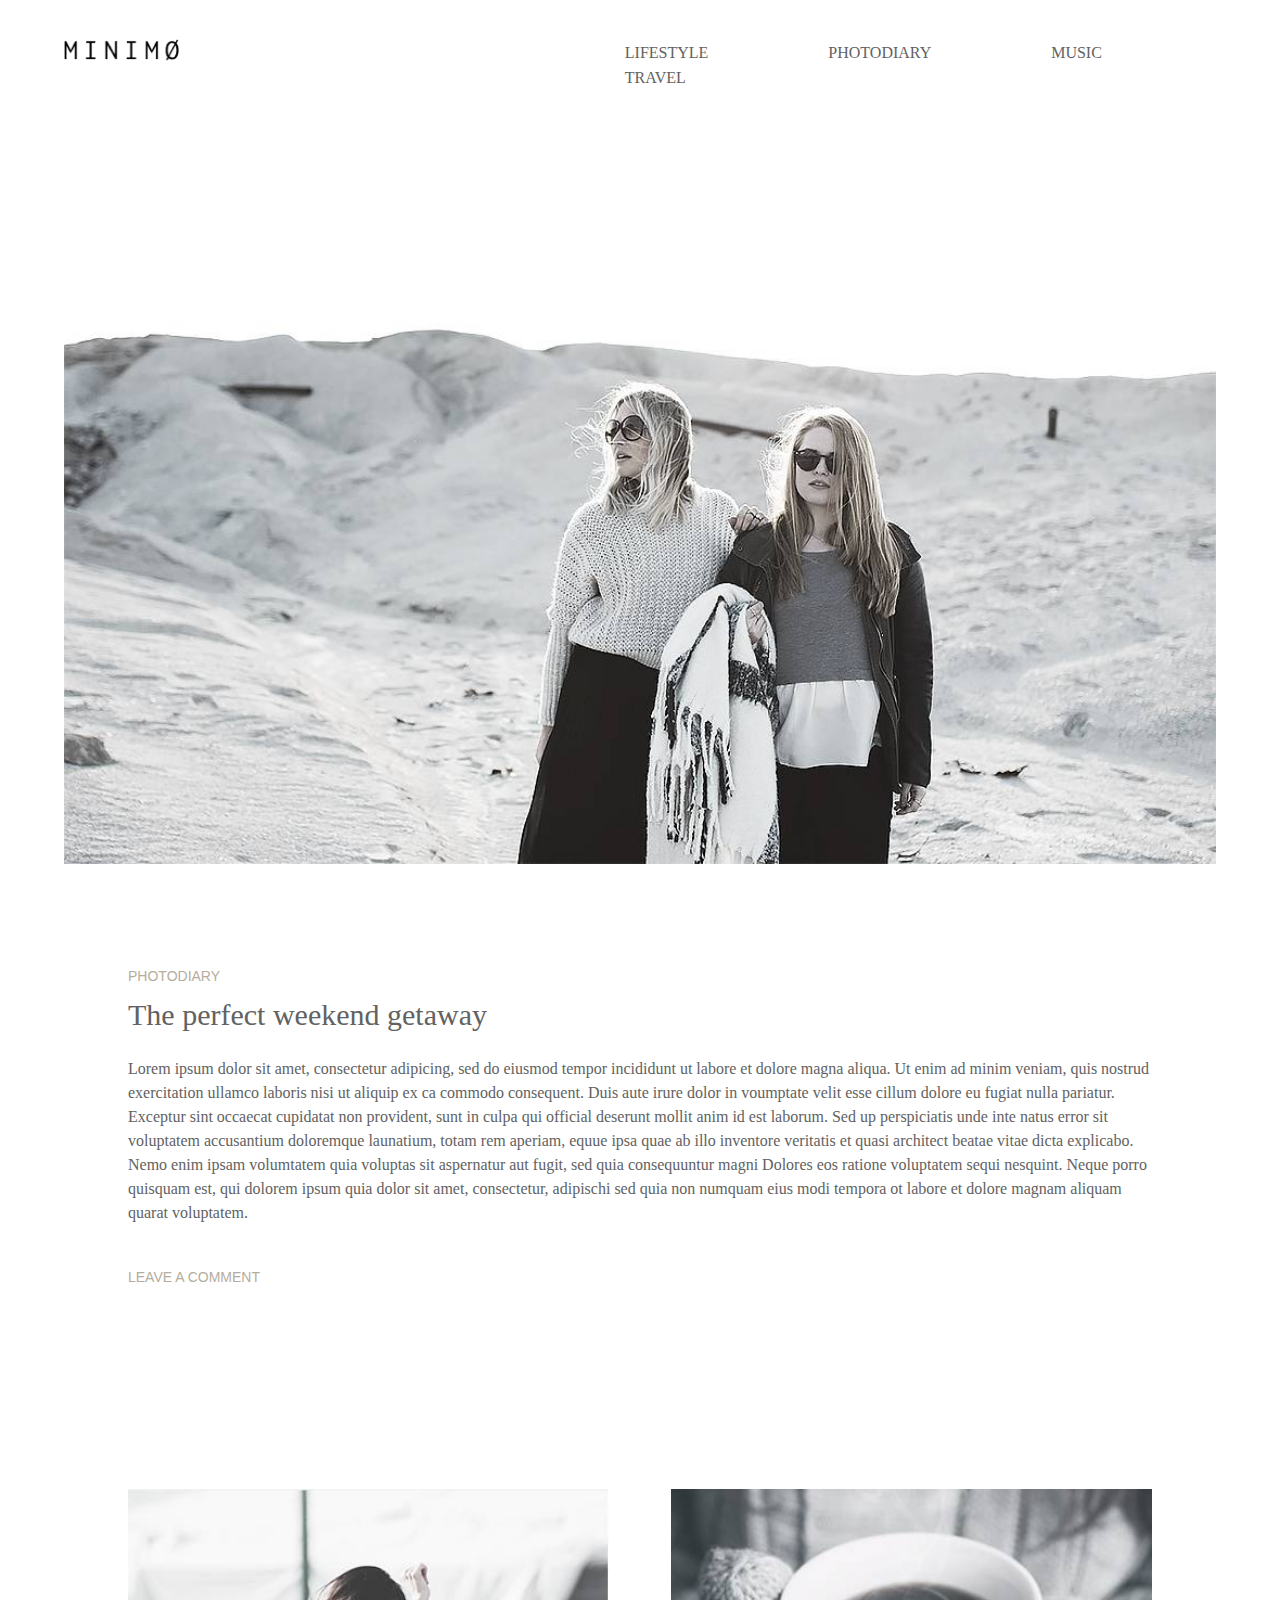
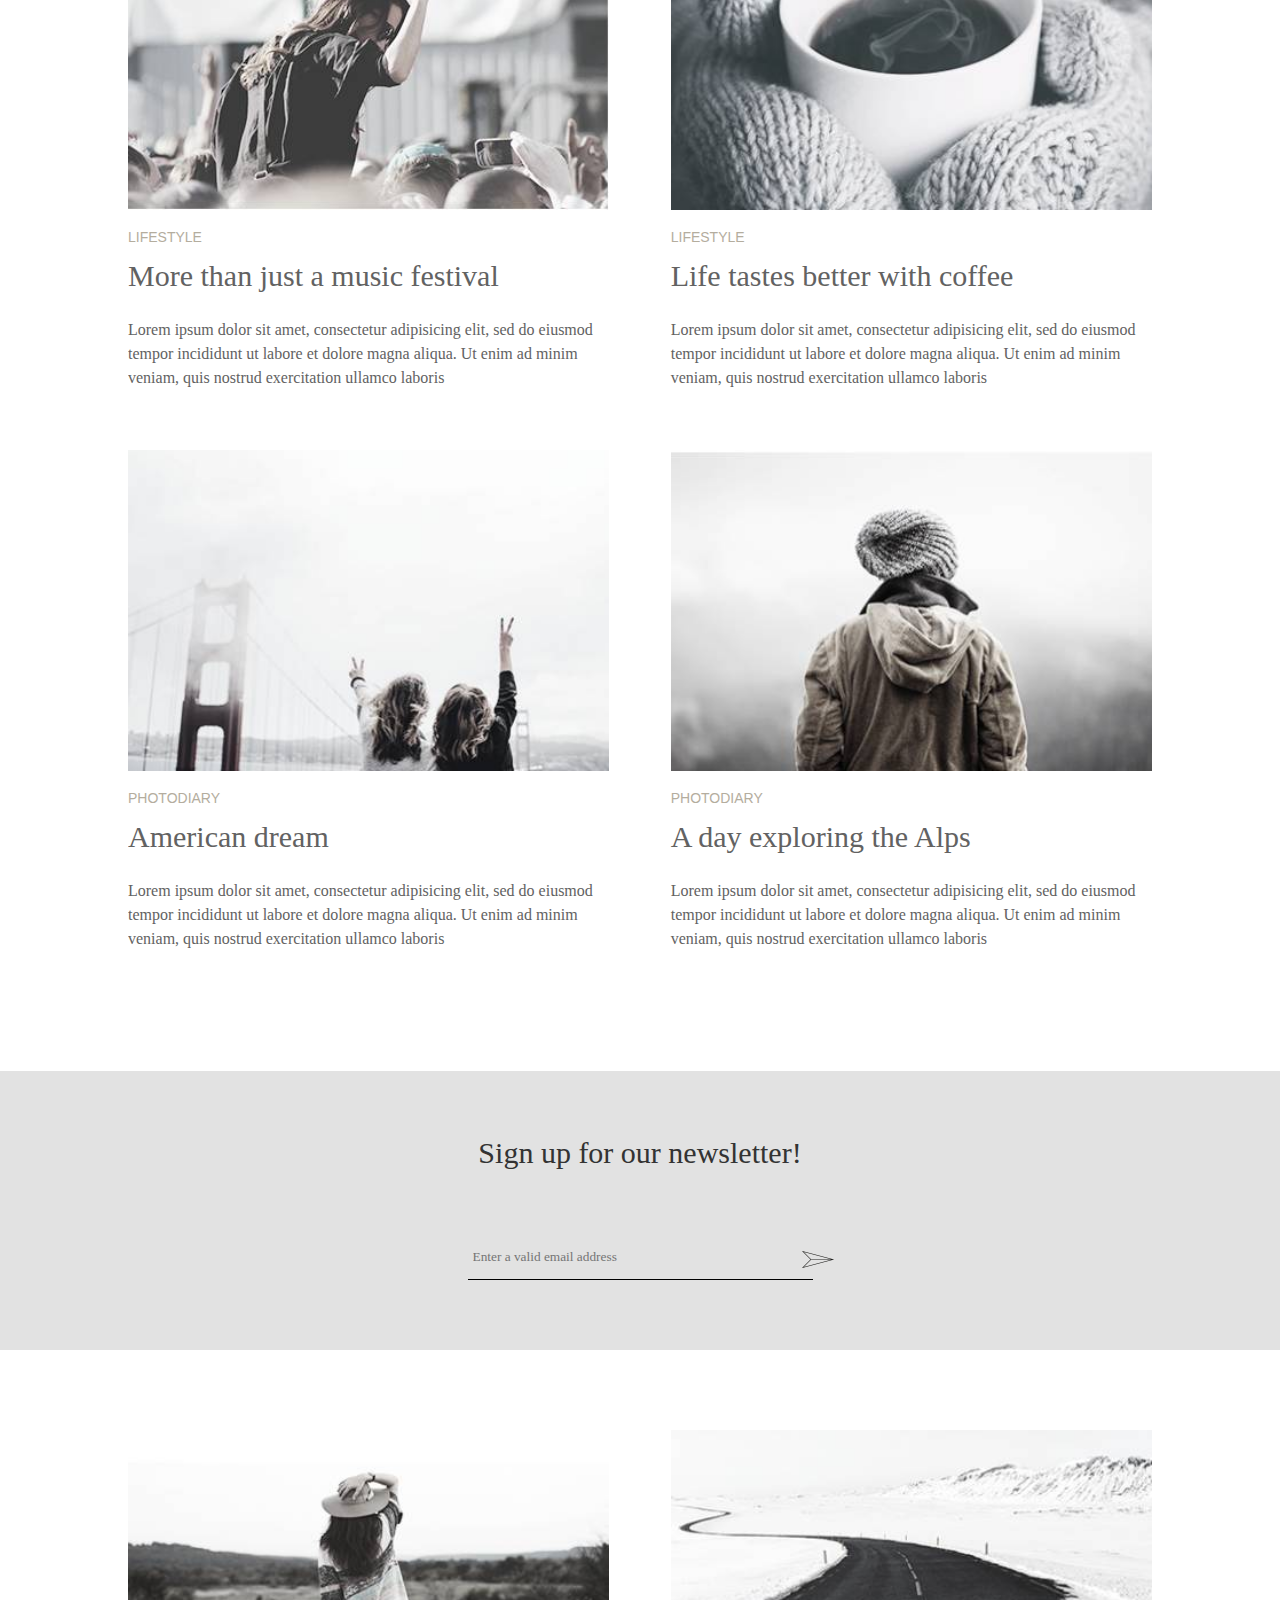
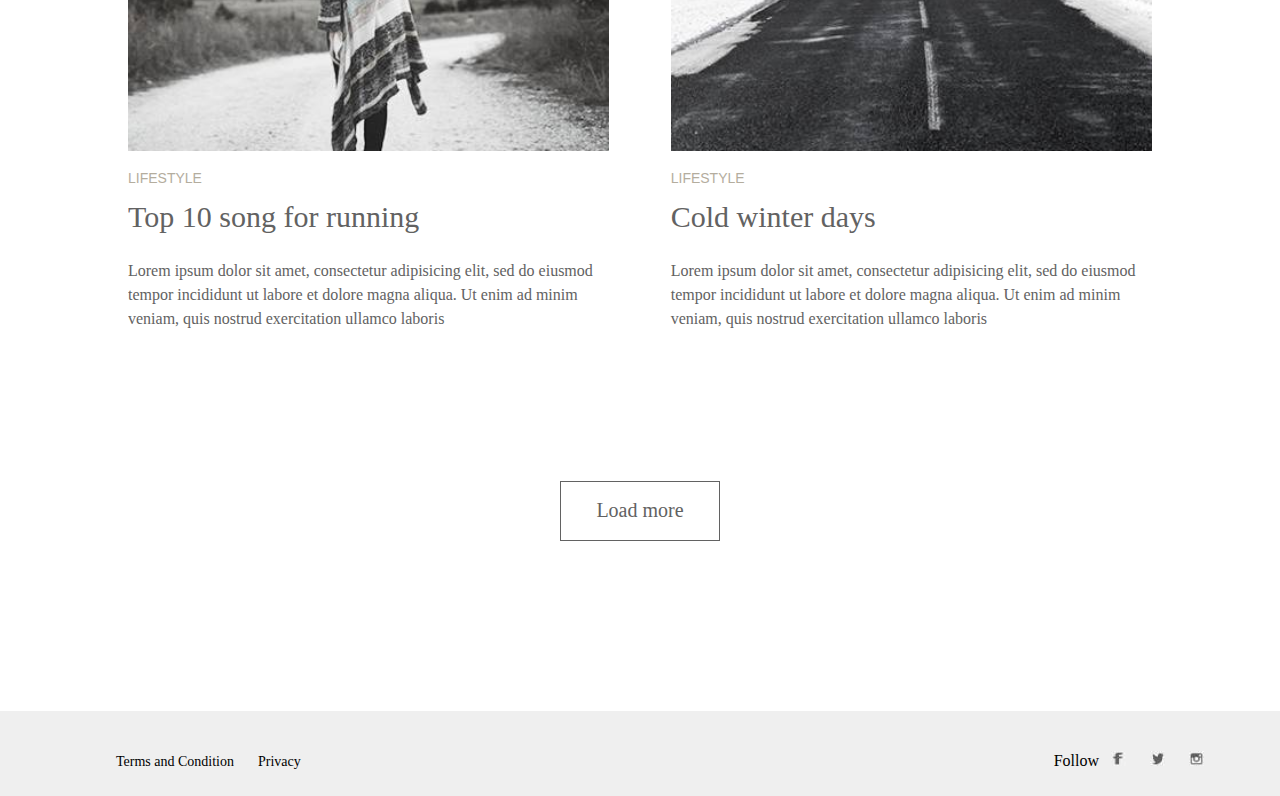
<file: index.html>
<!doctype.html>
	<html>
		<head>
			<meta charset="UTF-8">
			<meta name="viewpoint" content="width=device-width, initial-scale-1.0">
			<title>Minimo</title>

            <link rel="stylesheet" href="css/style.css">
          </head>
		<body>
			<!--header start-->
			<header>
				<div class="container">
					<div class="logo">
						<img src="images/logo.png" alt="minimo">
					</div>

						<nav class="menu">
							<ul>
								<li><a href="#">Lifestyle</a></li>
								<li><a href="#">photodiary</a></li>
								<li><a href="#">music</a></li>
								<li><a href="#">travel</a></li>
                </ul>
							</nav>
						</div>
				</header>
      <!--header end-->
      <!--banner start-->
      <section class="banner">
      	<div class="container">
      	<div class="b_content">
      		<img src="images/banner.jpg" alt="minimo">
      	</div>
      	</div>
       </section>
      <!--banner end-->

      <!--perfect start-->
      <section class="perfect">
      	<div class="container2">
      		<div class="p_content">
      			<p class="c_tag">photodiary</p>
      			<h1 class="c_title">The perfect weekend getaway</h1>
      			<p class="c_text mb_45">Lorem ipsum dolor sit amet, consectetur adipicing, sed do eiusmod tempor incididunt ut labore et dolore magna aliqua. Ut enim ad minim veniam, quis nostrud exercitation ullamco laboris nisi ut aliquip ex ca commodo consequent. Duis aute irure dolor in voumptate velit esse cillum dolore eu fugiat nulla pariatur. Exceptur sint occaecat cupidatat non provident, sunt in culpa qui official deserunt mollit anim id est laborum. Sed up perspiciatis unde inte natus error sit voluptatem accusantium doloremque launatium, totam rem aperiam, equue ipsa quae ab illo inventore veritatis et quasi architect beatae vitae dicta explicabo. Nemo enim ipsam volumtatem quia voluptas sit aspernatur aut fugit, sed quia consequuntur magni Dolores eos ratione voluptatem sequi nesquint. Neque porro quisquam est, qui dolorem ipsum quia dolor sit amet, consectetur, adipischi sed quia non numquam eius modi tempora ot labore et dolore magnam aliquam quarat voluptatem.</p>
      			<p class="c_tag">Leave a comment</p>
      			</div>
      		</div>
      	</section>
       <!--perfect end-->

       <!--blog start-->
       <section class="blog">
       	<div class="container2">
       		<div class="blog_content">


       			<!--single blog-->
       			<div class="s_blog">
       				<div class="s_image">
       					<img src="images/blog1.jpg" alt="minimo">
       					</div>
       					<p class="c_tag">Lifestyle</p>
       					<h2 class="c_title">More than just a music festival</h2>
       					<p class="c_text">Lorem ipsum dolor sit amet, consectetur adipisicing elit, sed do eiusmod tempor incididunt ut labore et dolore magna aliqua. Ut enim ad minim veniam, quis nostrud exercitation ullamco laboris</p>
       				</div>


       				<!--single blog-->
       			<div class="s_blog">
       				<div class="s_image">
       					<img src="images/blog2.jpg" alt="minimo">
       					</div>
       					<p class="c_tag">Lifestyle</p>
       					<h2 class="c_title">Life tastes better with coffee</h2>
       					<p class="c_text">Lorem ipsum dolor sit amet, consectetur adipisicing elit, sed do eiusmod tempor incididunt ut labore et dolore magna aliqua. Ut enim ad minim veniam, quis nostrud exercitation ullamco laboris</p>
       				</div>



       				<!--single blog-->
       			<div class="s_blog">
       				<div class="s_image">
       					<img src="images/blog3.jpg" alt="minimo">
       					</div>
       					<p class="c_tag">photodiary</p>
       					<h2 class="c_title">American dream</h2>
       					<p class="c_text">Lorem ipsum dolor sit amet, consectetur adipisicing elit, sed do eiusmod tempor incididunt ut labore et dolore magna aliqua. Ut enim ad minim veniam, quis nostrud exercitation ullamco laboris</p>
       				</div>


       				<!--single blog-->
       			<div class="s_blog">
       				<div class="s_image">
       					<img src="images/blog4.jpg" alt="minimo">
       					</div>
       					<p class="c_tag">photodiary</p>
       					<h2 class="c_title">A day exploring the Alps</h2>
       					<p class="c_text">Lorem ipsum dolor sit amet, consectetur adipisicing elit, sed do eiusmod tempor incididunt ut labore et dolore magna aliqua. Ut enim ad minim veniam, quis nostrud exercitation ullamco laboris</p>
       				</div>
       			</div>
       	</div>
       	</section>
     <!--blog end-->

     <!--news start-->
     <section class="news">
     	<div class="container2">
     		<div class="signup">
     			<h1 class="title s_h1">Sign up for our newsletter!</h1>
     			<form action="" method="" class="s_form">
     				<input type="email" placeholder="Enter a valid email address">

     				<button type="submit"><img src="images/button.png" alt="minimo"></button>
     				



     			</form>


     		</div>
     		</div>
     	</section>
    <!--news end-->

       <!--blog start-->
       <section class="blog blog2">
       	<div class="container2">
       		<div class="blog_content">


       			<!--single blog-->
       			<div class="s_blog">
       				<div class="s_image">
       					<img src="images/blog5.jpg" alt="minimo">
       					</div>
       					<p class="c_tag">Lifestyle</p>
       					<h2 class="c_title">Top 10 song for running</h2>
       					<p class="c_text">Lorem ipsum dolor sit amet, consectetur adipisicing elit, sed do eiusmod tempor incididunt ut labore et dolore magna aliqua. Ut enim ad minim veniam, quis nostrud exercitation ullamco laboris</p>
       				</div>


       				<!--single blog-->
       			<div class="s_blog">
       				<div class="s_image">
       					<img src="images/blog6.jpg" alt="minimo">
       					</div>
       					<p class="c_tag">Lifestyle</p>
       					<h2 class="c_title">Cold winter days</h2>
       					<p class="c_text">Lorem ipsum dolor sit amet, consectetur adipisicing elit, sed do eiusmod tempor incididunt ut labore et dolore magna aliqua. Ut enim ad minim veniam, quis nostrud exercitation ullamco laboris</p>
       				</div>
       				</div>


       				<div class="load">
       					<button type="button">Load more</button>
       					</div>
       			
       	</div>
       	</section>
     <!--blog end-->

    





     <!--footer start-->
     <footer>
     	<div class="container">
     		<div class="left">
     			<ul>
     				<li><a href="#">Terms and Condition</a></li>
     				<li><a href="#">Privacy</a></li>
     				</ul>
     			</div>


     			<div class="right">
     			<ul>
     				<li><span>Follow</span></li>
     				<li><a href="#"><img src="images/fb.jpg" alt="minimo"></a></li>
     				<li><a href="#"><img src="images/tw.jpg" alt="minimo"></a></li>
     				<li><a href="#"><img src="images/ins.jpg" alt="minimo"></a></li>
     				</ul>
     			</div>

        </div>
     	 </footer>
     <!--footer end-->
 

    </body>
	</html>
</file>
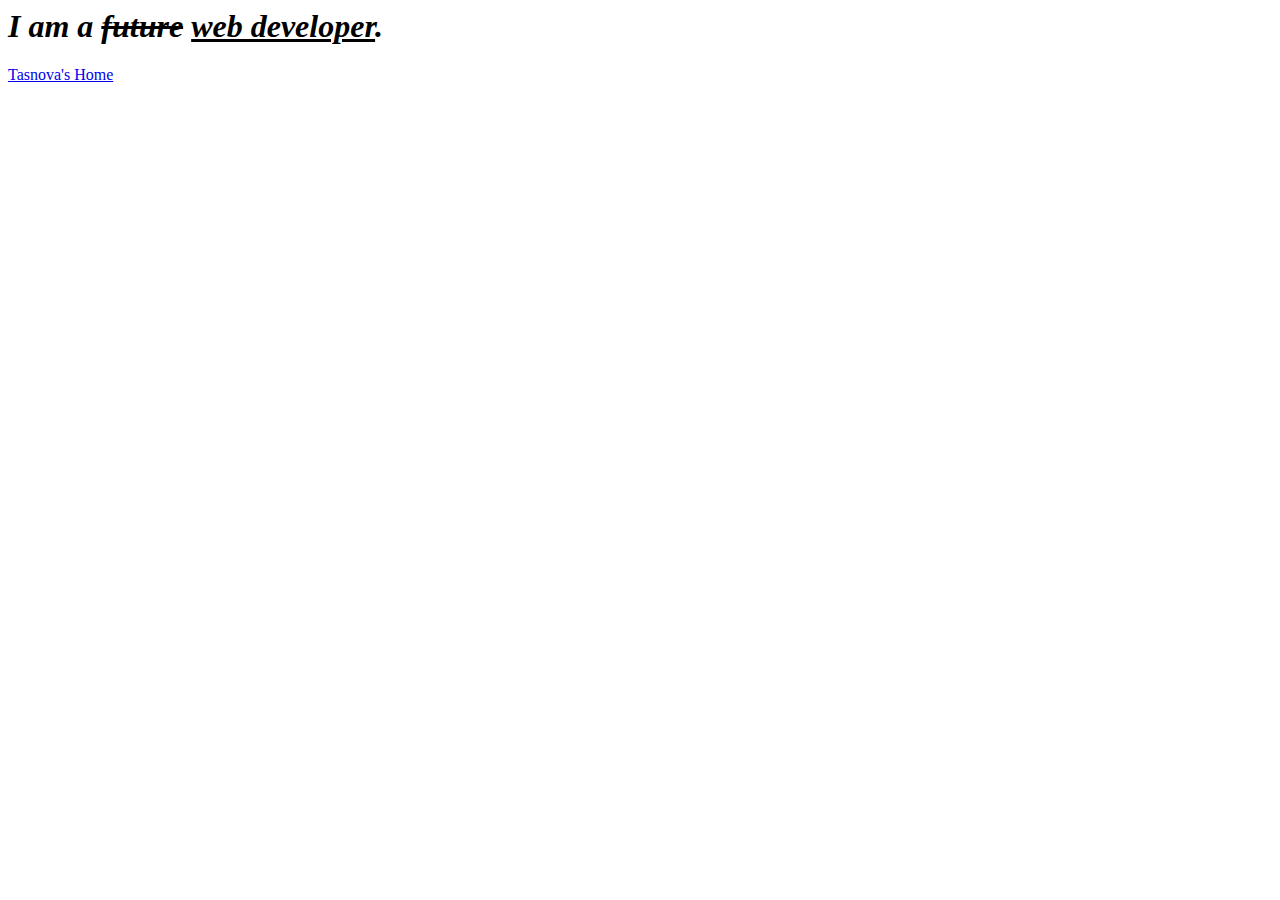
<file: pages/about.html>
<!doctype.html>
	<html>
		<head>
			<meta charset="UTF-8">
			<meta name="viewpoint" content="width=device-width, initial-scale-1.0">
			<title>About Us</title>
		</head>
		<body>
			<h1><i>I am a <del>future</del> <ins>web developer</ins>.</i></h1>
			<a href="../index.html">Tasnova's Home</a>
			
			
		</body>
	</html>
</file>
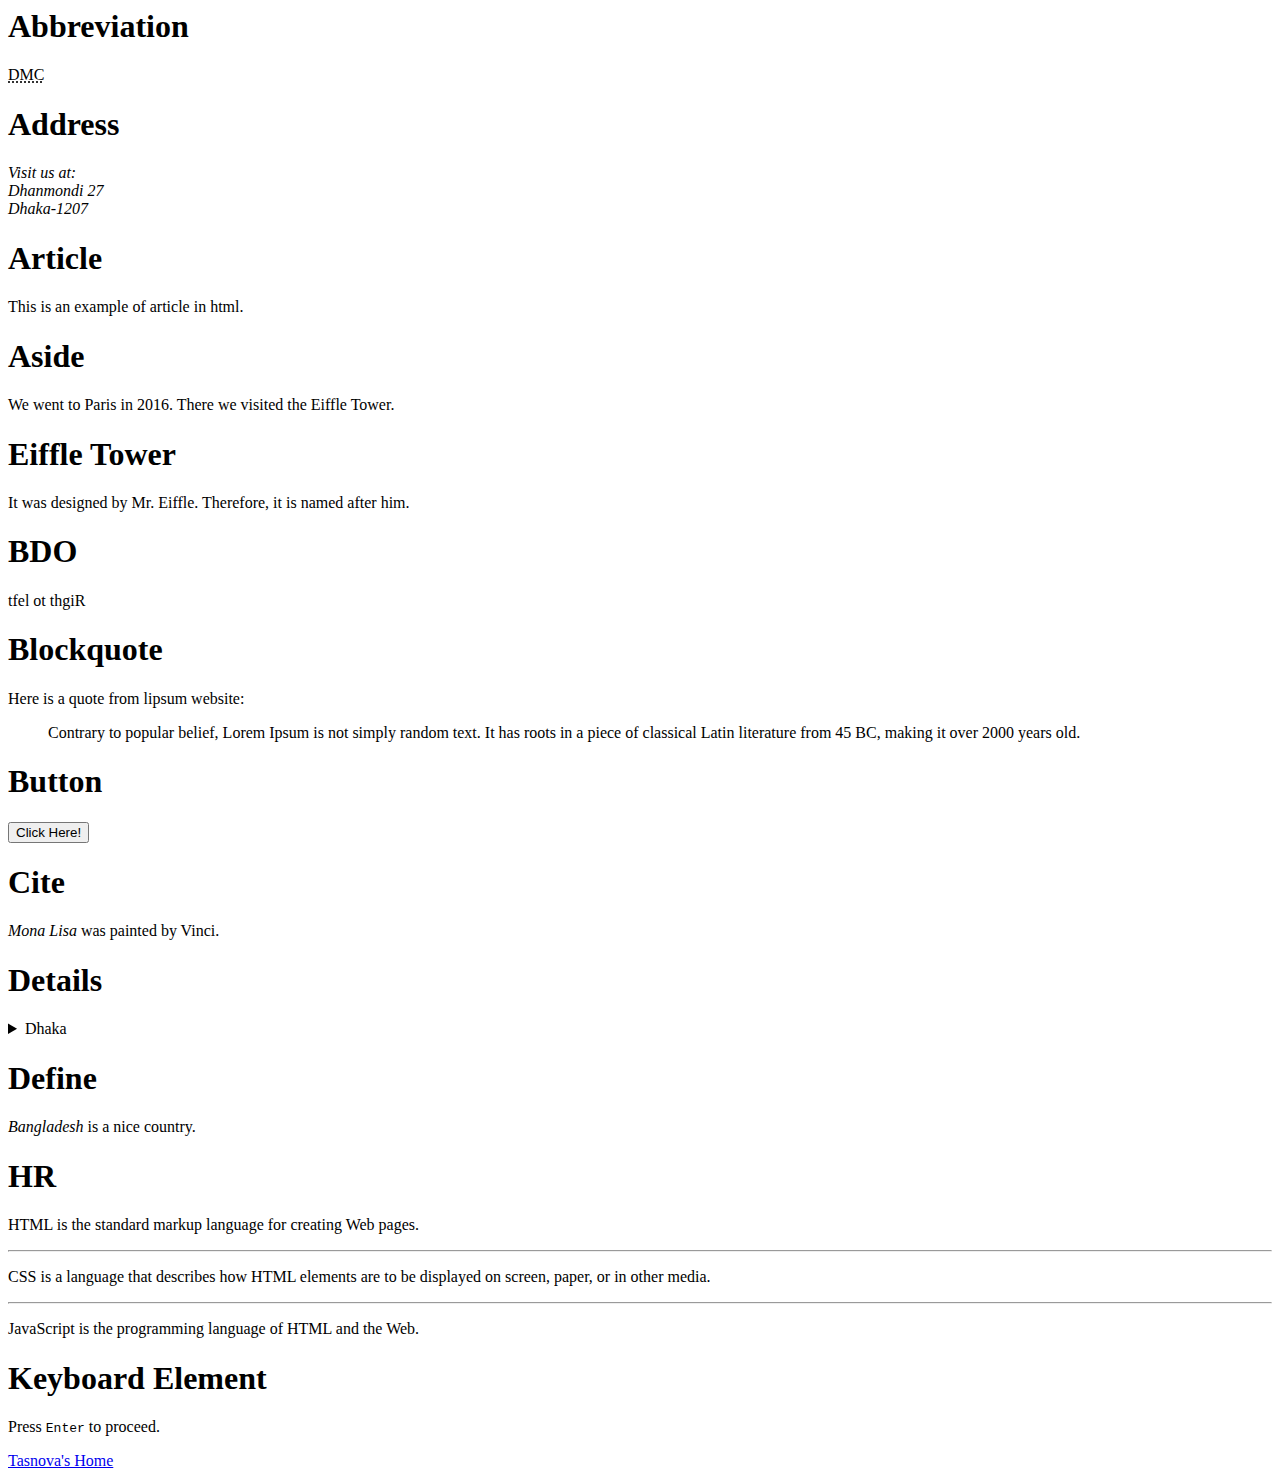
<file: pages/w3school1.html>
<!doctype.html>
	<html>
		<head>
			<meta charset="UTF-8">
			<meta name="viewpoint" content="width=device-width, initial-scale-1.0">
			<title>HTML References</title>
		</head>

		<body>
			
            <!--<h>This is a comment</h>-->
            <h1>Abbreviation</h1>
            <abbr title="Dhaka Medical College">DMC</abbr>
            <h1>Address</h1>
            <address>
            	Visit us at: <br>
            	Dhanmondi 27 <br>
            	Dhaka-1207
            </address>
            <article>
            	<h1>Article</h1>
            	<p>This is an example of article in html.</p>
            </article>
            <h1>Aside</h1>
            <p>We went to Paris in 2016. There we visited the Eiffle Tower.</p>
            <aside>
            	<h1>Eiffle Tower</h1>
            	<p>It was designed by Mr. Eiffle. Therefore, it is named after him.</p>
            </aside>
            <h1>BDO</h1>
            <p><bdo dir="RTL">Right to left</bdo></p>
            <h1>Blockquote</h1>
            <p>Here is a quote from lipsum website:</p>
            <blockquote cite="https://www.lipsum.com/">Contrary to popular belief, Lorem Ipsum is not simply random text. It has roots in a piece of classical Latin literature from 45 BC, making it over 2000 years old.</blockquote>
            <h1>Button</h1>
            <button type="button" onclick="alert('This is Tasnova!')">Click Here!</button>
            <h1>Cite</h1>
            <p><cite>Mona Lisa</cite> was painted by Vinci.</p>
            <h1>Details</h1>
            <details>
            	<summary>Dhaka</summary>
            	<p>Dhaka is the capital of Bangladesh. It is a very busy city.</p>
            </details>
            <h1>Define</h1>
            <p><dfn>Bangladesh</dfn> is a nice country.</p>            
            <h1>HR</h1>

<p>HTML is the standard markup language for creating Web pages.</p>

<hr>

<p>CSS is a language that describes how HTML elements are to be displayed on screen, paper, or in other media. </p>

<hr>

<p>JavaScript is the programming language of HTML and the Web.</p>

<h1>Keyboard Element</h1>
<p>Press <kbd>Enter</kbd> to proceed.</p>





            <a href="../index.html">Tasnova's Home</a>
		</body>
</file>
<file: css/style.css>
body{
	margin: 0;
	padding: 0;
	font-family: 'Playfair Display';
	line-height: 24px;
}

header{
	padding: 25px 0;
}
.container{
	width: 90%;
	margin: 0 auto;
	overflow: hidden;

	
}
.logo{
	width: 10%;
	float: left;
	
}
.logo img{
	width: 100%;
	margin-top: 14px;
}

.menu{
	width: 60%;
	float: right;
	
}
.menu ul{
	float: right;

}
.menu ul li{
	list-style: none;
	float: left;
}
.menu ul li a{
	text-decoration: none;
	display: inline-block;
	margin: 0 60px;
	text-transform: uppercase;
	color: #626262;
	border-bottom: 1px solid transparent;
}

.menu ul li a:hover{
	border-bottom: 1px solid #626262;
}
.menu ul li:last-child a{
	margin-right: 0;
}

/*banner start*/
.banner{}
.b_content{}
.b_content img{
	width: 100%;
}

/*banner end*/


/*perfect start*/
.perfect{
	padding: 100px 0 120px;
}
.container2{
	width: 80%;
	margin: 0 auto;
}
.p_content{}
.c_tag{
	margin: 0;
	font-family: 'Ubuntu', sans-serif;
	font-size: 14px;
	font-weight: 300;
	color: #b4ad9e;
	text-transform: uppercase;
}
.c_title{
	margin: 15px 0 30px;
	font-size: 30px;
	color: #626262;
	font-weight: 400;
}
.c_text{
	color: #626262;
	font-size: 16px;
	font-weight: 400;
	margin: 0;
}
.mb_45{
	margin-bottom: 40px;
}

/*perfect end*/
/*blog  start*/
.blog{
	padding: 20px 0 120px;
}
.blog_content{
	overflow: hidden;
}
.s_blog{
	margin-top: 60px;
	width: 47%;
	float: left;
}
.s_blog:nth-child(even){
	margin-left: 6%;
}
.s_image{
	margin-bottom: 15px;
}
.s_image img{
	width: 100%;
}


/*blog end*/

/*news start*/
.news{
	background-color: #DDDD;
	padding: 70px 0;
}

.signup{
	text-align: center;
}
.s_h1{
	color: #333333;
	font-size: 30px;
	font-weight: 400;
	margin-top: 0;
	margin-bottom: 70px;
}
.s_form{
	width: 400px;
	margin: 0 auto;
	position: relative;
}
.s_form input{
	font-family: 'Playfair Display', serif;
	color: #626262
	font-size: 14px;
	
	width: 345px;
	height: 45px;
	border: none;
	border-bottom: 1px solid #000000;
	background-color: transparent;
	padding-left: 5px;
	padding-right: 45px;

}

.s_form input:focus{
	outline: 0;
}
.s_form button{
	position: absolute;
	background: transparent;
	border: none;
	cursor: pointer;
	top: 15px;
	right: 0;
}
.s_form button:focus{
	outline: 0;
}
.s_form button img{}










/*news end*/

.blog2{}
.load{
	text-align: center;
	margin: 150px 0 50px;
}
.load button{
	width: 160px;
	height: 60px;
	font-size: 20px;
	font-family: 'Playfair Display', serif;
	font-weight: 400;
	color: #626262;
	background-color: transparent;
	border: 1px solid #626262;
	border-radius: 0px;
	cursor: pointer;
	
}






/*footer start*/
footer{
	overflow: hidden;
	background-color: #efefef;
	padding: 22px 0;
}
.left{
	float: left;
}
.left ul{
	list-style: none;
}
.left ul li{
	float: left;

}
.left ul li a{
	text-decoration: none;
	padding: 12px;
	font-size: 14px;
	color: black;

}




.right{
	float: right;
}
.right ul{
	list-style: none;
}
.right ul li{
	float: left;
}
.right ul li a{
	padding: 12px;
	font-size: 14px;
	color: black;
	

}
.right ul li a img{

}



/*footer end*/
</file>
